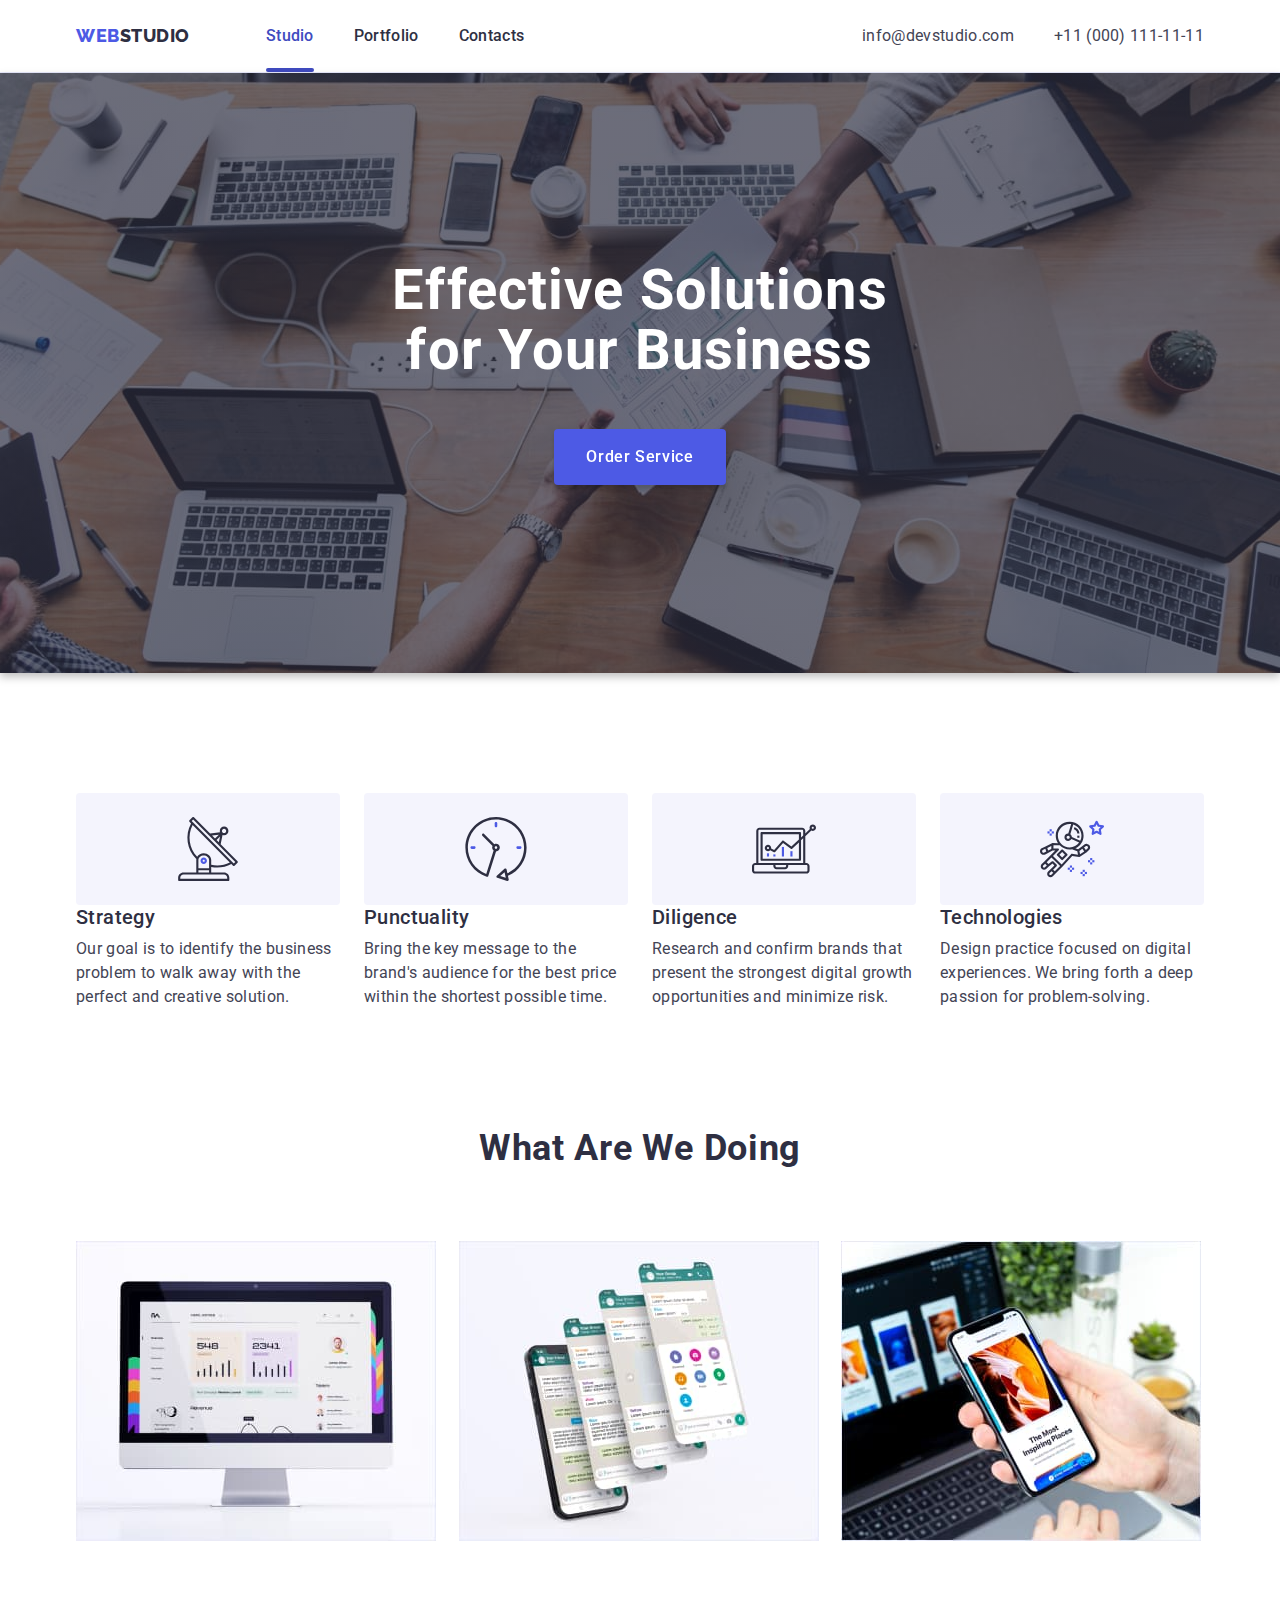
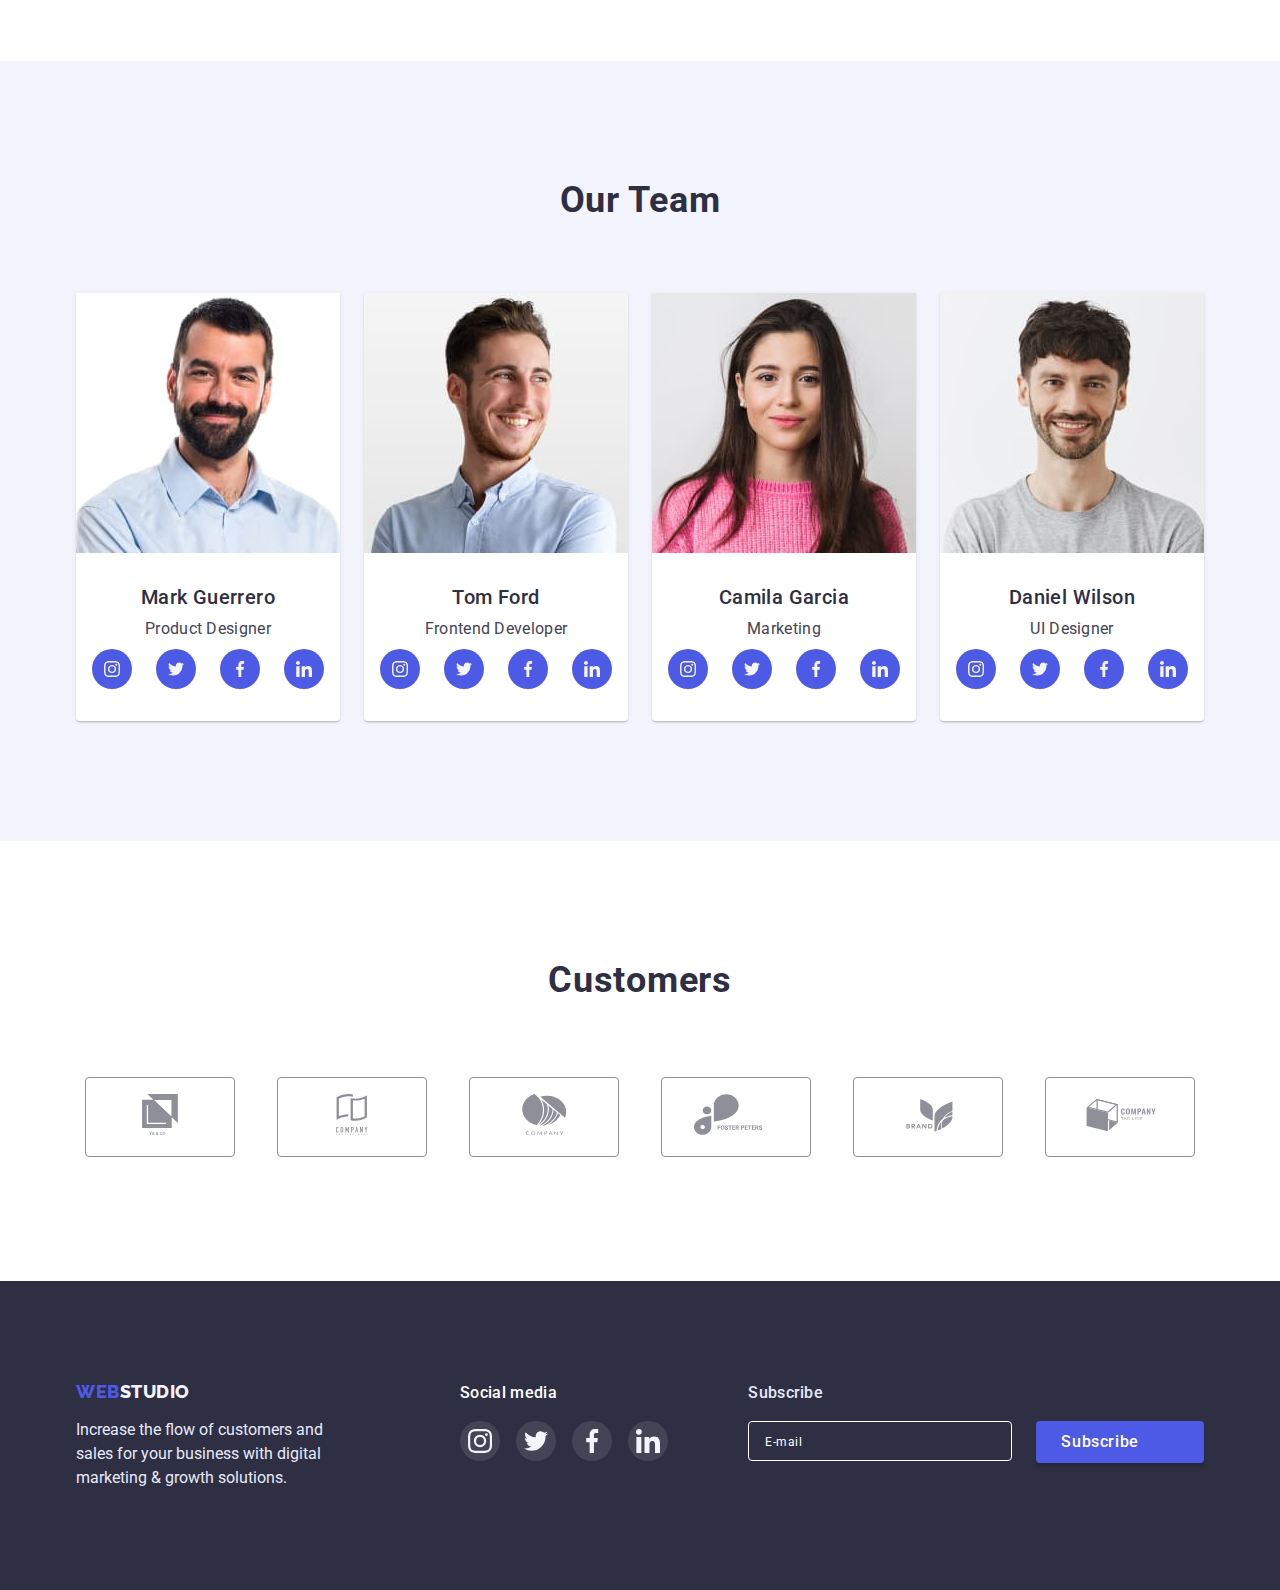
<file: index.html>
<!DOCTYPE html>
<html lang="en">

<head>
    <meta charset="UTF-8">
    <meta http-equiv="X-UA-Compatible" content="IE=edge">
    <meta name="viewport" content="width=device-width, initial-scale=1.0">
    <title>WebStudio</title>
    <link rel="preconnect" href="https://fonts.googleapis.com">
    <link rel="preconnect" href="https://fonts.gstatic.com" crossorigin>
    <link href="https://fonts.googleapis.com/css2?family=Raleway:wght@800&family=Roboto:wght@400;500;700&display=swap"
        rel="stylesheet">
    <link rel="stylesheet" href="https://cdn.jsdelivr.net/npm/modern-normalize@1.1.0/modern-normalize.min.css">
    <link rel="stylesheet" href="./css/styles.css">
</head>

<body>

    <header class="header">

        <div class="container header-con">

            <nav class="header-nav">

                <a class="header-logo-web logo link" href="./index.html">Web<span
                        class="header-logo-studio logo link">Studio</span></a>
                <ul class="header-list list">
                    <li class="header-item">
                        <a class="header-link link current" href="./index.html">Studio</a>
                    </li>
                    <li class="header-item">
                        <a class="header-link link" href="./portfolio.html">Portfolio</a>
                    </li>
                    <li class="header-item">
                        <a class="header-link link" href="">Contacts</a>
                    </li>
                </ul>

            </nav>

            <address class="address">
                <ul class="address-list list">
                    <li class="item"> <a class="contact link" href="mailto:info@devstudio.com">info@devstudio.com</a>
                    </li>
                    <li class="item"> <a class="contact link" href="tel:+110001111111">+11 (000) 111-11-11</a>
                    </li>
                </ul>
            </address>

        </div>


    </header>


    <main>

        <section class="hero overlay">
            <div class="container">
                <h1 class="hero-title">Effective Solutions
                    for Your Business</h1>
                <button data-modal-open class="btn button-dark hero-btn" type="button">Order Service</button>
            </div>


        </section>

        <section class="features">
            <div class="container">
                <h2 class="features-title-hidden" hidden>Proposition</h2>
                <ul class="features-list list">
                    <li class="features-item icon-strategy">
                        <h3 class="section-title">Strategy</h3>
                        <p class="section-text">Our goal is to identify the business
                            problem to walk away with the perfect and creative solution. </p>
                    </li>
                    <li class="features-item icon-punctuality">
                        <h3 class="section-title">Punctuality</h3>
                        <p class="section-text">Bring the key message to the brand's audience for the best price within
                            the shortest possible time.</p>
                    </li>
                    <li class="features-item icon-diligence">
                        <h3 class="section-title">Diligence</h3>
                        <p class="section-text">Research and confirm brands that present the strongest digital growth
                            opportunities and minimize risk.</p>
                    </li>
                    <li class="features-item icon-technologies">
                        <h3 class="section-title">Technologies</h3>
                        <p class="section-text">Design practice focused on digital experiences. We bring forth a deep
                            passion for problem-solving.</p>
                    </li>
                </ul>
            </div>
        </section>

        <section class="work">
            <div class="container">
                <h2 class="work-title">What are we doing</h2>
                <ul class="work-list list">
                    <li class="work-item"><img src="./images/work/photo1.jpg" width="360" height="300" alt="photo"></li>
                    <li class="work-item"><img src="./images/work/photo2.jpg" width="360" height="300" alt="photo"></li>
                    <li class="work-item"><img src="./images/work/photo3.jpg" width="360" height="300" alt="photo"></li>
                </ul>
            </div>
        </section>

        <section class="team">
            <div class="container">
                <h2 class="team-main-title">Our Team</h2>
                <ul class="team-list list">
                    <li class="team-item">
                        <img src="./images/team/mark-guerrero.jpg" width="264" height="260" alt="photo">
                        <div class="team-photo">
                            <h3 class="section-title">Mark Guerrero</h3>
                            <p class="section-text">Product Designer</p>
                            <ul class="team-soc-list list">
                                <li class="team-soc-item"><a href="" class="team-soc-link link">
                                        <svg width="16" height="16" class="team-soc-icon">
                                            <use href="./images/icons/icons.svg#icon-instagram"></use>
                                        </svg>
                                    </a></li>
                                <li class="team-soc-item"><a href="" class="team-soc-link link">
                                        <svg width="16" height="16" class="team-soc-icon">
                                            <use href="./images/icons/icons.svg#icon-twitter"></use>
                                        </svg>
                                    </a></li>
                                <li class="team-soc-item"><a href="" class="team-soc-link link">
                                        <svg width="16" height="16" class="team-soc-icon">
                                            <use href="./images/icons/icons.svg#icon-facebook"></use>
                                        </svg>
                                    </a></li>
                                <li class="team-soc-item"><a href="" class="team-soc-link link">
                                        <svg width="16" height="16" class="team-soc-icon">
                                            <use href="./images/icons/icons.svg#icon-linkedin"></use>
                                        </svg>
                                    </a></li>
                            </ul>
                        </div>
                    </li>
                    <li class="team-item">
                        <img src="./images/team/tom-ford.jpg" width="264" height="260" alt="photo">
                        <div class="team-photo">
                            <h3 class="section-title">Tom Ford</h3>
                            <p class="section-text">Frontend Developer</p>
                            <ul class="team-soc-list list">
                                <li class="team-soc-item"><a href="" class="team-soc-link link">
                                        <svg width="16" height="16" class="team-soc-icon">
                                            <use href="./images/icons/icons.svg#icon-instagram"></use>
                                        </svg>
                                    </a></li>
                                <li class="team-soc-item"><a href="" class="team-soc-link link">
                                        <svg width="16" height="16" class="team-soc-icon">
                                            <use href="./images/icons/icons.svg#icon-twitter"></use>
                                        </svg>
                                    </a></li>
                                <li class="team-soc-item"><a href="" class="team-soc-link link">
                                        <svg width="16" height="16" class="team-soc-icon">
                                            <use href="./images/icons/icons.svg#icon-facebook"></use>
                                        </svg>
                                    </a></li>
                                <li class="team-soc-item"><a href="" class="team-soc-link link">
                                        <svg width="16" height="16" class="team-soc-icon">
                                            <use href="./images/icons/icons.svg#icon-linkedin"></use>
                                        </svg>
                                    </a></li>
                            </ul>

                        </div>
                    </li>
                    <li class="team-item">
                        <img src="./images/team/camila-garcia.jpg" width="264" height="260" alt="photo">
                        <div class="team-photo">
                            <h3 class="section-title">Camila Garcia</h3>
                            <p class="section-text">Marketing</p>
                            <ul class="team-soc-list list">
                                <li class="team-soc-item"><a href="" class="team-soc-link link">
                                        <svg width="16" height="16" class="team-soc-icon">
                                            <use href="./images/icons/icons.svg#icon-instagram"></use>
                                        </svg>
                                    </a></li>
                                <li class="team-soc-item"><a href="" class="team-soc-link link">
                                        <svg width="16" height="16" class="team-soc-icon">
                                            <use href="./images/icons/icons.svg#icon-twitter"></use>
                                        </svg>
                                    </a></li>
                                <li class="team-soc-item"><a href="" class="team-soc-link link">
                                        <svg width="16" height="16" class="team-soc-icon">
                                            <use href="./images/icons/icons.svg#icon-facebook"></use>
                                        </svg>
                                    </a></li>
                                <li class="team-soc-item"><a href="" class="team-soc-link link">
                                        <svg width="16" height="16" class="team-soc-icon">
                                            <use href="./images/icons/icons.svg#icon-linkedin"></use>
                                        </svg>
                                    </a></li>
                            </ul>
                        </div>
                    </li>
                    <li class="team-item">
                        <img src="./images/team/daniel-wilson.jpg" width="264" height="260" alt="photo">
                        <div class="team-photo">
                            <h3 class="section-title">Daniel Wilson</h3>
                            <p class="section-text">UI Designer</p>
                            <ul class="team-soc-list list">
                                <li class="team-soc-item"><a href="" class="team-soc-link link">
                                        <svg width="16" height="16" class="team-soc-icon">
                                            <use href="./images/icons/icons.svg#icon-instagram"></use>
                                        </svg>
                                    </a></li>
                                <li class="team-soc-item"><a href="" class="team-soc-link link">
                                        <svg width="16" height="16" class="team-soc-icon">
                                            <use href="./images/icons/icons.svg#icon-twitter"></use>
                                        </svg>
                                    </a></li>
                                <li class="team-soc-item"><a href="" class="team-soc-link link">
                                        <svg width="16" height="16" class="team-soc-icon">
                                            <use href="./images/icons/icons.svg#icon-facebook"></use>
                                        </svg>
                                    </a></li>
                                <li class="team-soc-item"><a href="" class="team-soc-link link">
                                        <svg width="16" height="16" class="team-soc-icon">
                                            <use href="./images/icons/icons.svg#icon-linkedin"></use>
                                        </svg>
                                    </a></li>
                            </ul>
                        </div>
                    </li>
                </ul>
            </div>
        </section>
        <section class="customers">
            <div class="container">
                <h2 class="customers-title">Customers</h2>
                <ul class="customers-list list">
                    <li class="customers-item"><a href="" class="customers-link link">
                            <svg width="84" height="41" class="customers-icon">
                                <use href="./images/icons/icons.svg#icon-yaco"></use>
                            </svg>
                        </a></li>
                    <li class="customers-item"><a href="" class="customers-link link">
                            <svg width="84" height="41" class="customers-icon">
                                <use href="./images/icons/icons.svg#icon-company-tlh"></use>
                            </svg>
                        </a></li>
                    <li class="customers-item"><a href="" class="customers-link link">
                            <svg width="84" height="41" class="customers-icon">
                                <use href="./images/icons/icons.svg#icon-company"></use>
                            </svg>
                        </a></li>
                    <li class="customers-item"><a href="" class="customers-link link">
                            <svg width="84" height="41" class="customers-icon">
                                <use href="./images/icons/icons.svg#icon-foster-peters"></use>
                            </svg>
                        </a></li>
                    <li class="customers-item"><a href="" class="customers-link link">
                            <svg width="84" height="41" class="customers-icon">
                                <use href="./images/icons/icons.svg#icon-brand"></use>
                            </svg>
                        </a></li>
                    <li class="customers-item"><a href="" class="customers-link link">
                            <svg width="84" height="41" class="customers-icon">
                                <use href="./images/icons/icons.svg#icon-company-tl"></use>
                            </svg>
                        </a></li>
                </ul>
            </div>
        </section>
    </main>

    <footer class="footer">
        <div class="container footer-con">
            <div class="left-part">
                <a class="footer-logo-web logo link" href="./index.html">Web<span
                        class="footer-logo-studio logo link">Studio</span></a>
                <p class="footer-text">Increase the flow of customers and sales for your business with digital marketing
                    &
                    growth solutions.</p>
            </div>
            <div class="soc-media">
                <h2 class="media-title">Social media</h2>
                <ul class="media-soc-list list">
                    <li class="media-soc-item"><a href="" class="media-soc-link link">
                            <svg width="24" height="24" class="media-soc-icon">
                                <use href="./images/icons/icons.svg#icon-instagram"></use>
                            </svg>
                        </a></li>
                    <li class="media-soc-item"><a href="" class="media-soc-link link">
                            <svg width="24" height="24" class="media-soc-icon">
                                <use href="./images/icons/icons.svg#icon-twitter"></use>
                            </svg>
                        </a></li>
                    <li class="media-soc-item"><a href="" class="media-soc-link link">
                            <svg width="24" height="24" class="media-soc-icon">
                                <use href="./images/icons/icons.svg#icon-facebook"></use>
                            </svg>
                        </a></li>
                    <li class="media-soc-item"><a href="" class="media-soc-link link">
                            <svg width="24" height="24" class="media-soc-icon">
                                <use href="./images/icons/icons.svg#icon-linkedin"></use>
                            </svg>
                        </a></li>
                </ul>

            </div>
            <div class="subscribe">
                <p class="footer-text footer-text-subscribe">Subscribe</p>
                <form class="subscribe-form">
                    <label>
                        <input class="subscribe-field" type="email" name="mail" placeholder="E-mail">
                    </label>
                    <button class="button button-dark btn" type="submit">Subscribe
                        <svg width="24" height="24" class="subscribe-icon">
                            <use href="./images/icons/icons.svg#subscribe"></use>
                        </svg>
                    </button>
                </form>
            </div>
        </div>
    </footer>

    <div class="backdrop is-hidden" data-modal>
        <div class="modal">
            <button class="button-close" data-modal-close>
                <svg class="btn-close">
                    <use href="./images/icons/icons.svg#cross"></use>
                </svg>
            </button>
            <form class="modal-form">
                <p class="form-direction">Leave your contacts and we will call you back</p>
                <label class="form-label">
                    <span class="label-description">Name</span>
                    <span class="input-wrapper-box">
                        <input class="form-input" type="text" name="user-name" required>
                        <svg class="form-icon">
                            <use href="./images/icons/icons.svg#name-icon"></use>
                        </svg>
                    </span>
                </label>
                <label class="form-label">
                    <span class="label-description">Phone</span>
                    <span class="input-wrapper-box">
                        <input class="form-input" type="tel" name="user-phone" required>
                        <svg class="form-icon">
                            <use href="./images/icons/icons.svg#phone-icon"></use>
                        </svg>
                    </span>
                </label>
                <label class="form-label">
                    <span class="label-description">Email</span>
                    <span class="input-wrapper-box">
                        <input class="form-input" type="email" name="user-mail" required>
                        <svg class="form-icon">
                            <use href="./images/icons/icons.svg#email-icon"></use>
                        </svg>
                    </span>
                </label>
                <label class="form-label">
                    <span class="label-description">Comment</span>
                    <textarea class="form-input-area" name="user-message" placeholder="Text input"></textarea>
                </label>
                <label class="form-policy-description" for="user-policy">
                    <input class="form-input-check visually-hidden" id="user-policy" type="checkbox" name="user-policy">
                    <span class="pseudo-checkbox">
                        <svg class="check-mark">
                            <use href="./images/icons/icons.svg#check-mark"></use>
                        </svg>
                    </span>
                    I accept the terms and conditions of the &nbsp;<a href="">Privacy Policy</a>
                </label>
                <button class="button button-dark" type="submit">Send</button>
            </form>
        </div>
    </div>

    <script src="./js/modal.js"></script>
</body>

</html>
</file>
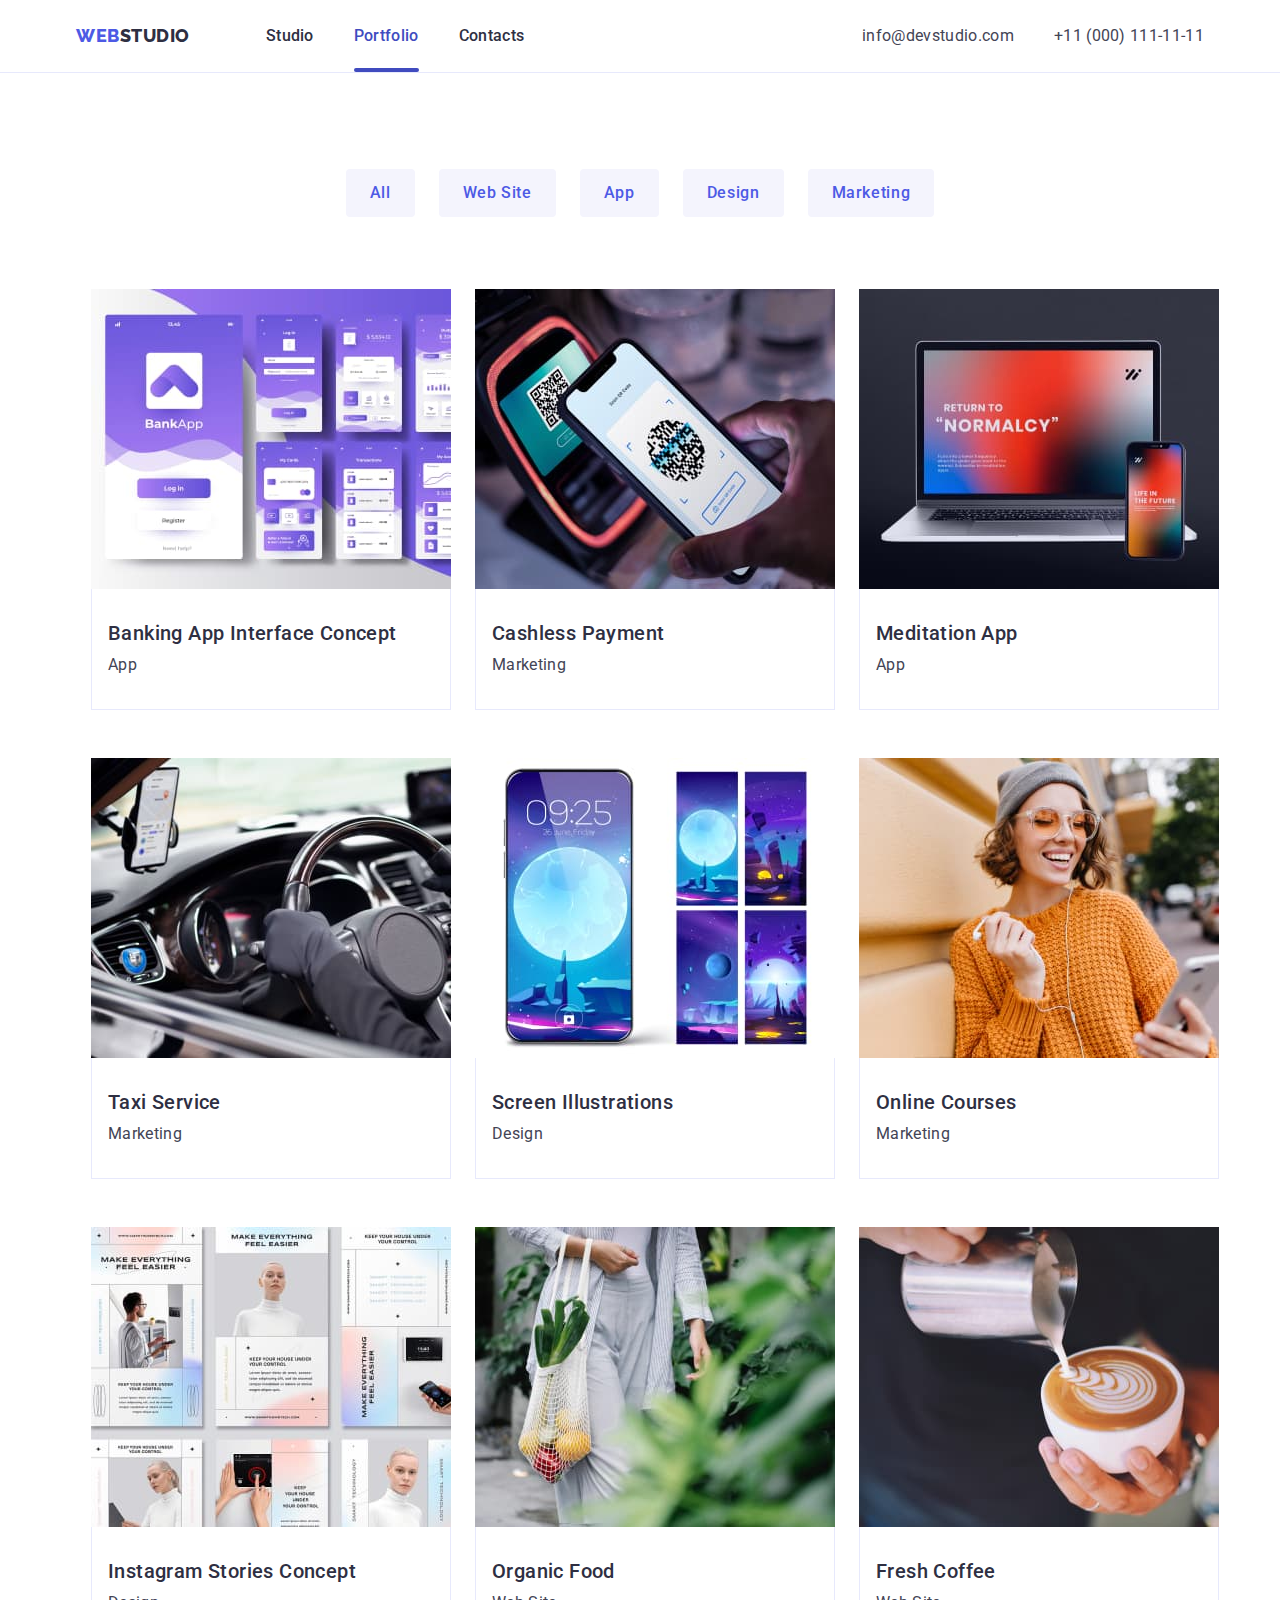
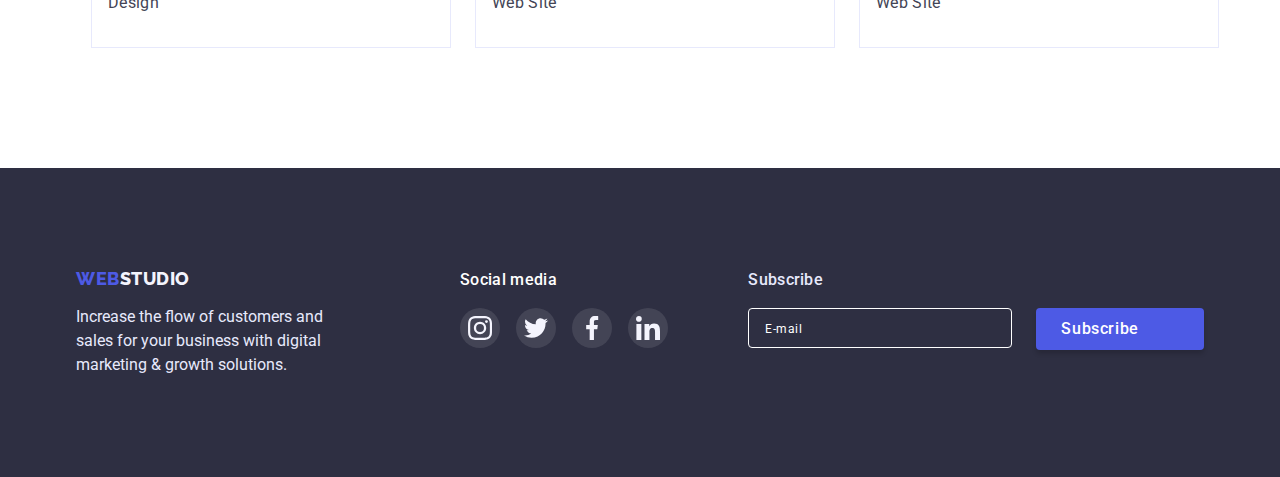
<file: portfolio.html>
<!DOCTYPE html>
<html lang="en">

<head>
    <meta charset="UTF-8">
    <meta http-equiv="X-UA-Compatible" content="IE=edge">
    <meta name="viewport" content="width=device-width, initial-scale=1.0">
    <title>WebStudio</title>
    <link rel="preconnect" href="https://fonts.googleapis.com">
    <link rel="preconnect" href="https://fonts.gstatic.com" crossorigin>
    <link href="https://fonts.googleapis.com/css2?family=Raleway:wght@800&family=Roboto:wght@400;500;700&display=swap"
        rel="stylesheet">
    <link rel="stylesheet" href="https://cdn.jsdelivr.net/npm/modern-normalize@1.1.0/modern-normalize.min.css" />
    <link rel="stylesheet" href="./css/styles.css">
</head>

<body>
    <header class="header">

        <div class="container header-con">

            <nav class="header-nav">

                <a class="header-logo-web logo link" href="./index.html">Web<span
                        class="header-logo-studio logo link">Studio</span></a>
                <ul class="header-list list">
                    <li class="header-item">
                        <a class="header-link link" href="./index.html">Studio</a>
                    </li>
                    <li class="header-item">
                        <a class="header-link link current" href="./portfolio.html">Portfolio</a>
                    </li>
                    <li class="header-item">
                        <a class="header-link link" href="">Contacts</a>
                    </li>
                </ul>

            </nav>

            <address class="address">
                <ul class="address-list list">
                    <li class="item"> <a class="contact link" href="mailto:info@devstudio.com">info@devstudio.com</a>
                    </li>
                    <li class="item"> <a class="contact link" href="tel:+110001111111">+11 (000) 111-11-11</a>
                    </li>
                </ul>
            </address>

        </div>

    </header>


    <main>

        <section class="portfolio">
            <div class="container flex-cont">
                <h1 class="main-title" hidden>Filter</h1>
                <ul class="buttons-list list">
                    <li class="buttons-item item"><button class="btn portfolio-btn" type="button">All</button></li>
                    <li class="buttons-item item"><button class="btn portfolio-btn" type="button">Web Site</button></li>
                    <li class="buttons-item item"><button class="btn portfolio-btn" type="button">App</button></li>
                    <li class="buttons-item item"><button class="btn portfolio-btn" type="button">Design</button></li>
                    <li class="buttons-item item"><button class="btn portfolio-btn" type="button">Marketing</button>
                    </li>
                </ul>
                <ul class="container portfolio-list list">
                    <li class="portfolio-item ">
                        <a class="link portfolio-link" href="">
                            <div class="product-thumb">
                                <img src="./images/portfolio-photo/photo1.jpg" width="360" height="300"
                                    alt="Banking App">
                                <div class="portfolio-overlay">
                                    <p class="overlay-text">
                                        14 Stylish and User-Friendly App Design Concepts · Task Manager App · Calorie
                                        Tracker App · Exotic Fruit Ecommerce App ·
                                        Cloud Storage App
                                    </p>
                                </div>
                            </div>
                            <div class="card-text">
                                <h2 class="section-title">Banking App Interface Concept</h2>
                                <p class="section-text">App</p>
                            </div>
                        </a>
                    </li>
                    <li class="portfolio-item">
                        <a class="link portfolio-link" href="">
                            <div class="product-thumb">
                                <img src="./images/portfolio-photo/photo2.jpg" width="360" height="300"
                                    alt="Cashless Payment">
                                <div class="portfolio-overlay">
                                    <p class="overlay-text">
                                        14 Stylish and User-Friendly App Design Concepts · Task Manager App · Calorie
                                        Tracker App · Exotic Fruit Ecommerce App ·
                                        Cloud Storage App
                                    </p>
                                </div>
                            </div>
                            <div class="card-text">
                                <h2 class="section-title">Cashless Payment</h2>
                                <p class="section-text">Marketing</p>
                            </div>
                        </a>
                    </li>
                    <li class="portfolio-item">
                        <a class="link portfolio-link" href="">
                            <div class="product-thumb">
                                <img src="./images/portfolio-photo/photo3.jpg" width="360" height="300"
                                    alt="Meditation App">
                                <div class="portfolio-overlay">
                                    <p class="overlay-text">
                                        14 Stylish and User-Friendly App Design Concepts · Task Manager App · Calorie
                                        Tracker App · Exotic Fruit Ecommerce App ·
                                        Cloud Storage App
                                    </p>
                                </div>
                            </div>
                            <div class="card-text">
                                <h2 class="section-title">Meditation App</h2>
                                <p class="section-text">App</p>
                            </div>
                        </a>
                    </li>
                    <li class="portfolio-item">
                        <a class="link portfolio-link" href="">
                            <div class="product-thumb">
                                <img src="./images/portfolio-photo/photo4.jpg" width="360" height="300"
                                    alt="Taxi Service">
                                <div class="portfolio-overlay">
                                    <p class="overlay-text">
                                        14 Stylish and User-Friendly App Design Concepts · Task Manager App · Calorie
                                        Tracker App · Exotic Fruit Ecommerce App ·
                                        Cloud Storage App
                                    </p>
                                </div>
                            </div>
                            <div class="card-text">
                                <h2 class="section-title">Taxi Service</h2>
                                <p class="section-text">Marketing</p>
                            </div>
                        </a>

                    </li>
                    <li class="portfolio-item">
                        <a class="link portfolio-link" href="">
                            <div class="product-thumb">
                                <img src="./images/portfolio-photo/photo5.jpg" width="360" height="300"
                                    alt="Screen Illustrations">
                                <div class="portfolio-overlay">
                                    <p class="overlay-text">
                                        14 Stylish and User-Friendly App Design Concepts · Task Manager App · Calorie
                                        Tracker App · Exotic Fruit Ecommerce App ·
                                        Cloud Storage App
                                    </p>
                                </div>
                            </div>
                            <div class="card-text">
                                <h2 class="section-title">Screen Illustrations</h2>
                                <p class="section-text">Design</p>
                            </div>
                        </a>
                    </li>
                    <li class="portfolio-item">
                        <a class="link portfolio-link" href="">
                            <div class="product-thumb">
                                <img src="./images/portfolio-photo/photo6.jpg" width="360" height="300"
                                    alt="Online Courses">
                                <div class="portfolio-overlay">
                                    <p class="overlay-text">
                                        14 Stylish and User-Friendly App Design Concepts · Task Manager App · Calorie
                                        Tracker App · Exotic Fruit Ecommerce App ·
                                        Cloud Storage App
                                    </p>
                                </div>
                            </div>
                            <div class="card-text">
                                <h2 class="section-title">Online Courses</h2>
                                <p class="section-text">Marketing</p>
                            </div>
                        </a>
                    </li>
                    <li class="portfolio-item">
                        <a class="link portfolio-link" href="">
                            <div class="product-thumb">
                                <img src="./images/portfolio-photo/photo7.jpg" width="360" height="300"
                                    alt="Instagram Stories">
                                <div class="portfolio-overlay">
                                    <p class="overlay-text">
                                        14 Stylish and User-Friendly App Design Concepts · Task Manager App · Calorie
                                        Tracker App · Exotic Fruit Ecommerce App ·
                                        Cloud Storage App
                                    </p>
                                </div>
                            </div>
                            <div class="card-text">
                                <h2 class="section-title">Instagram Stories Concept</h2>
                                <p class="section-text">Design</p>
                            </div>
                        </a>
                    </li>
                    <li class="portfolio-item">
                        <a class="link portfolio-link" href="">
                            <div class="product-thumb">
                                <img src="./images/portfolio-photo/photo8.jpg" width="360" height="300"
                                    alt="Organic Food">
                                <div class="portfolio-overlay">
                                    <p class="overlay-text">
                                        14 Stylish and User-Friendly App Design Concepts · Task Manager App · Calorie
                                        Tracker App · Exotic Fruit Ecommerce App ·
                                        Cloud Storage App
                                    </p>
                                </div>
                            </div>
                            <div class="card-text">
                                <h2 class="section-title">Organic Food</h2>
                                <p class="section-text">Web Site</p>
                            </div>
                        </a>
                    </li>
                    <li class="portfolio-item">
                        <a class="link portfolio-link" href="">
                            <div class="product-thumb">
                                <img src="./images/portfolio-photo/photo9.jpg" width="360" height="300"
                                    alt="Fresh Coffee">
                                <div class="portfolio-overlay">
                                    <p class="overlay-text">
                                        14 Stylish and User-Friendly App Design Concepts · Task Manager App · Calorie
                                        Tracker App · Exotic Fruit Ecommerce App ·
                                        Cloud Storage App
                                    </p>
                                </div>
                            </div>
                            <div class="card-text">
                                <h2 class="section-title">Fresh Coffee</h2>
                                <p class="section-text">Web Site</p>
                            </div>
                        </a>
                    </li>
                </ul>
            </div>
        </section>
    </main>

    <footer class="footer">
        <div class="container footer-con">
            <div class="left-part">
                <a class="footer-logo-web logo link" href="./index.html">Web<span
                        class="footer-logo-studio logo link">Studio</span></a>
                <p class="footer-text">Increase the flow of customers and sales for your business with digital marketing
                    &
                    growth solutions.</p>
            </div>
            <div class="soc-media">
                <h2 class="media-title">Social media</h2>
                <ul class="media-soc-list list">
                    <li class="media-soc-item"><a href="" class="media-soc-link link">
                            <svg width="24" height="24" class="media-soc-icon">
                                <use href="./images/icons/icons.svg#icon-instagram"></use>
                            </svg>
                        </a></li>
                    <li class="media-soc-item"><a href="" class="media-soc-link link">
                            <svg width="24" height="24" class="media-soc-icon">
                                <use href="./images/icons/icons.svg#icon-twitter"></use>
                            </svg>
                        </a></li>
                    <li class="media-soc-item"><a href="" class="media-soc-link link">
                            <svg width="24" height="24" class="media-soc-icon">
                                <use href="./images/icons/icons.svg#icon-facebook"></use>
                            </svg>
                        </a></li>
                    <li class="media-soc-item"><a href="" class="media-soc-link link">
                            <svg width="24" height="24" class="media-soc-icon">
                                <use href="./images/icons/icons.svg#icon-linkedin"></use>
                            </svg>
                        </a></li>
                </ul>

            </div>
            <div class="subscribe">
                <p class="footer-text footer-text-subscribe">Subscribe</p>
                <form class="subscribe-form">
                    <label>
                        <input class="subscribe-field" type="email" name="mail" placeholder="E-mail">
                    </label>
                    <button class="button button-dark btn" type="submit">Subscribe
                        <svg width="24" height="24" class="subscribe-icon">
                            <use href="./images/icons/icons.svg#subscribe"></use>
                        </svg>
                    </button>
                </form>
            </div>
        </div>
    </footer>

</body>

</html>
</file>
<file: css/styles.css>
:root {
    --main-title-color: #ffffff;
    --second-title-color: #2E2F42;
    --text-color: #434455;
    --adrress-color: #434455;
    --logo-web-color: #4D5AE5;
    --btn-hover: #404BBF;
    --customer-color: #8E8F99;
    --icon-color: #F4F4FD;
    --portfolio-bgc: #4D5AE5;
    --underline: #404BBF;
    --timing-function: cubic-bezier(0.4, 0, 0.2, 1);
    --pressed-state: #404BBF;
    --accent: #E7E9FC;
    --primary-clr: #FFFFFF;
    --primary-brand: #4D5AE5;
    --pressed-state: #404BBF;
    --dark: #2E2F42;
    --dark-overlay: rgba(46, 47, 66, 0.7);
    --modal-overlay: rgba(46, 47, 66, 0.4);
    --modal-bcg: #FCFCFC;
    --text: #434455;
    --light: #F4F4FD;
    --accent: #E7E9FC;
    --light-slate: #8E8F99;
    --footer-hover: #31D0AA;
}

.logo {
    font-family: 'Raleway', sans-serif;
    font-weight: 800;
    font-size: 18px;
    line-height: 1.17;
    letter-spacing: 0.03em;
    text-transform: uppercase;
}

body {
    font-family: 'Roboto', sans-serif;
    color: #434455;
}

.container {
    width: 1158px;
    padding-left: 15px;
    padding-right: 15px;
    margin: 0 auto;
}

ul {
    padding-left: 0;
    margin: 0;
}

.link {
    text-decoration: none;
}

.btn {
    font-family: inherit;
    font-weight: 500;
    font-size: 16px;
    line-height: 1.5;
    letter-spacing: 0.04em;
    text-transform: uppercase;
    border-radius: 4px;

    cursor: pointer;

    transition: background-color 250ms var(--timing-function),
        color 250ms var(--timing-function);
}

.button {
    padding: 16px 32px;

    font-family: 'Roboto';
    font-weight: 500;
    font-size: 16px;
    line-height: 1.5;
    letter-spacing: 0.04em;
    cursor: pointer;
    border-radius: 4px;
}

.button-dark {
    background-color: var(--primary-brand);
    color: var(--primary-clr);
    box-shadow: 0px 4px 4px rgba(0, 0, 0, 0.15);
    border: 1px solid transparent;
    text-transform: none;
    transition: background-color 250ms var(--timing-function);
}

.button-dark:is(:hover, :focus) {
    background-color: var(--pressed-state);
}

.list {
    list-style: none;
}

address {
    font-style: normal
}

h1,
h2,
h3,
h4,
h5,
h6,
p {
    margin: 0;
}

img {
    display: block;
    max-width: 100%;
    height: auto;
}


/**----------------------HEADER---------------------*/

.header {
    border-bottom: 1px solid #E7E9FC;
}

.header-con {
    display: flex;
    align-items: center;
    justify-content: center;
}

.header-nav {
    display: flex;
    align-items: center;

}

.header-logo-web,
.footer-logo-web {
    color: var(--logo-web-color);
    margin-right: 76px;
}

.header-logo-studio {
    color: var(--second-title-color);
}

.header-list {
    display: flex;
    gap: 40px;
}



.header-item {}

.header-link {
    display: block;

    position: relative;

    padding-top: 24px;
    padding-bottom: 24px;

    font-weight: 500;
    font-size: 16px;
    line-height: 1.5;
    letter-spacing: 0.02em;
    color: var(--second-title-color);

    transition: color 250ms var(--timing-function);

}

.header-link:is(:hover, :focus) {
    color: var(--btn-hover);
}

.current {
    color: var(--btn-hover);
}

.header-link::after {
    content: "";

    position: absolute;
    left: 0;
    bottom: 0;

    display: block;
    width: 100%;
    height: 4px;
    background-color: var(--underline);
    border-radius: 2px;
    opacity: 0;

    transition: opacity 250ms var(--timing-function);
}

.header-link:is(:hover, :focus):after {
    opacity: 1;
}

.header-link.current:after {
    opacity: 1;
}

.address {
    margin-left: auto;
}

.address-list {
    display: flex;

}

.address-list .item+.item {
    margin-left: 40px;
}

.contact {
    font-size: 16px;
    line-height: 1.5;
    letter-spacing: 0.02em;
    color: var(--adrress-color);

    transition: color 250ms var(--timing-function);
}

.contact:is(:hover, :focus) {
    color: var(--btn-hover);
}

/**----------------------HERO---------------------*/


.hero {

    text-align: center;
    margin-left: auto;
    margin-right: auto;
    padding: 188px 0;
}

.overlay {
    display: block;
    content: "";
    max-width: 1440px;
    height: 600px;
    margin-left: auto;
    margin-right: auto;
    background-repeat: no-repeat;
    background-position: center;
    background-size: cover;
    background-image: linear-gradient(rgba(46, 47, 66, 0.7), rgba(46, 47, 66, 0.7)),
        url(../images/hero/people-office.jpg);
    filter: drop-shadow(0px 4px 4px rgba(0, 0, 0, 0.25));

}

.hero-title {
    max-width: 496px;
    margin-left: auto;
    margin-right: auto;
    margin-bottom: 48px;
    font-size: 56px;
    line-height: 1.07;
    letter-spacing: 0.02em;
    color: var(--main-title-color);
}

.hero-btn {
    display: inline-flex;
    border: transparent;
    padding: 16px 32px;
    text-transform: none;
    color: #ffffff;
    background-color: #4D5AE5;
}

.hero-btn:is(:hover, :focus) {
    background-color: var(--btn-hover);
}

.visually-hidden {
    position: absolute;
    width: 1px;
    height: 1px;
    margin: -1px;
    border: 0;
    padding: 0;

    white-space: nowrap;
    clip-path: inset(100%);
    clip: rect(0 0 0 0);
    overflow: hidden;
}

/**----------------------FEATURES---------------------*/

.features {
    padding: 120px 0;
}

.features-title-hidden {
    text-align: center
}

.features-list {
    display: flex;
    flex-wrap: wrap;
    gap: 24px;
}

.features-list {}

.features-item {
    flex-basis: calc((100% - 3 * 24px)/4);
}

.features-item::before {
    display: block;
    content: "";
    height: 112px;
    background-size: auto;
    background-repeat: no-repeat;
    background-position: center;
    background-color: var(--icon-color);
    border-radius: 4px;
}

.icon-strategy::before {

    background-image: url(../images/icons/antenna.svg);
}

.icon-punctuality::before {

    background-image: url(../images/icons/clock.svg);
}

.icon-diligence::before {

    background-image: url(../images/icons/diagram.svg);
}

.icon-technologies::before {

    background-image: url(../images/icons/astronaut.svg);
}

.section-title {
    font-weight: 500;
    font-size: 20px;
    line-height: 1.2;
    letter-spacing: 0.02em;
    color: var(--second-title-color);
}

.section-text {
    font-size: 16px;
    line-height: 1.5;
    letter-spacing: 0.02em;
    color: var(--text-color);
    margin-top: 8px;
}

/**----------------------WORK---------------------*/

.work {
    padding-bottom: 120px;
}

.work-title {
    margin-bottom: 72px;
    font-size: 36px;
    line-height: 1.11;
    letter-spacing: 0.02em;
    color: var(--second-title-color);
}

.work-title {
    text-align: center
}

.work-title {
    text-transform: capitalize
}

.work-list {
    display: flex;
    flex-wrap: wrap;
    gap: 20px;
}

.work-item {
    flex-basis: calc((100% - 40px)/3);
}

/**----------------------TEAM---------------------*/

.team {

    padding-top: 120px;
    padding-bottom: 120px;
    margin-left: auto;
    margin-right: auto;


    background-color: #F4F4FD;
}

.team-main-title {
    font-size: 36px;
    line-height: 1.11;
    letter-spacing: 0.02em;
    color: var(--second-title-color);

    padding-bottom: 72px;
}

.team-main-title {
    text-align: center
}

.team-main-title {
    text-transform: capitalize
}

.team-list {
    display: flex;
    flex-wrap: wrap;
    gap: 24px;
}

.team-item {
    flex-basis: calc((100% - 3 * 24px)/4);
    background: #FFFFFF;
    border-radius: 0px 0px 4px 4px;
    box-shadow: 0px 1px 6px rgba(46, 47, 66, 0.08), 0px 1px 1px rgba(46, 47, 66, 0.16), 0px 2px 1px rgba(46, 47, 66, 0.08);
    overflow: hidden;
}

.team-photo {
    display: flex;
    flex-direction: column;
    justify-content: center;
    align-items: center;
    background-color: #ffffff;
    padding: 32px 16px;
    /*margin-bottom: 8px;*/
}

.section-text {}

.team-soc-list {
    display: flex;
    justify-content: center;
    gap: 24px;
    padding-top: 8px;
}

.team-soc-item {
    width: 40px;
    height: 40px;
}

.team-soc-link {
    width: 100%;
    height: 100%;
    border-radius: 50%;
    background-color: #4D5AE5;
    display: flex;
    align-items: center;
    justify-content: center;

    transition: background-color 250ms var(--timing-function);
}

.team-soc-icon {
    fill: var(--icon-color);
}

.team-soc-link:is(:hover, :focus) {
    background-color: var(--btn-hover);
}


/**----------------------CUSTOMERS---------------------*/

.customers {
    padding-top: 120px;
    padding-bottom: 120px;
    margin-left: auto;
    margin-right: auto;
}

.customers-title {
    margin-bottom: 72px;
    font-size: 36px;
    line-height: 1.11;
    letter-spacing: 0.02em;
    color: var(--second-title-color);
}

.customers-title {
    text-align: center
}

.customers-title {
    text-transform: capitalize
}

.customers-list {
    display: flex;
    flex-wrap: wrap;
    gap: 24px;
}

.customers-item {
    display: block;
    content: "";
    height: 88px;
    background-size: auto;
    background-repeat: no-repeat;
    background-position: center;
    color: var(--customer-color);

    transition: color 250ms var(--timing-function);
}

.customers-item {
    flex-basis: calc((100% - 120px)/6);
    display: flex;
    align-items: center;
    justify-content: center;
}

.customers-item {
    cursor: pointer;
}

.customers-link {
    border: 1px solid var(--customer-color);
    box-sizing: border-box;
    border-radius: 4px;
    padding: 16px 32px;

}

.customers-icon {
    fill: var(--customer-color);

    transition: fill 250ms var(--timing-function);
}

.customers-link:is(:hover, :focus) {
    border: 1px solid var(--btn-hover);
}

.customers-link:hover .customers-icon {
    fill: var(--btn-hover);
}

.customers-link:focus .customers-icon {
    fill: var(--btn-hover);
}

/**----------------------FOOTER---------------------*/

.footer {
    display: flex;
    flex-wrap: wrap;
    align-content: center;
    flex-basis: auto;
    margin-left: auto;
    margin-right: auto;
    background-color: #2E2F42;
    padding-top: 100px;
    padding-bottom: 100px;
}

.footer-con {
    display: flex;
    align-items: baseline;
}

.left-part {
    display: inline-block;
    max-width: 264px;
    margin-right: 120px;
}

.footer-logo-web {
    margin-left: auto;
}

.footer-logo-studio {
    color: #F4F4FD;
}

.footer-text {
    font-size: 16px;
    line-height: 1.5;
    color: #E7E9FC;
    margin-top: 16px;
}

.soc-media {
    display: inline-block;
    /* max-width: 208px; */
    /* margin-right: 80px; */
}

.media-title {
    font-weight: 500;
    font-size: 16px;
    line-height: 1.5;
    letter-spacing: 0.02em;
    color: #FFFFFF;
}

.media-soc-list {
    display: flex;
    flex-wrap: wrap;
    gap: 16px;
    margin-top: 16px;
}

.media-soc-item {
    width: 40px;
    height: 40px;
}

.media-soc-icon {
    fill: var(--icon-color);
}

.media-soc-link {
    display: flex;
    align-items: center;
    justify-content: center;
    width: 100%;
    height: 100%;
    border-radius: 50%;
    background-color: rgba(255, 255, 255, 0.1);

    transition: background-color 250ms var(--timing-function);
}

.media-soc-link:is(:hover, :focus) {
    background-color: var(--footer-hover);
}

.subscribe{
    margin-left: auto;
}

.subscribe-form{
    display: flex;
}

.subscribe-field {
    outline: none;

    padding: 8px 16px;

    color: var(--primary-clr);
    border: 1px solid var(--primary-clr);
    background-color: transparent;
    border-radius: 4px;
    min-height: 40px;
    min-width: 264px;
}

.subscribe-field::placeholder {
    color: var(--primary-clr);
    font-size: 12px;
    line-height: 2;
    letter-spacing: 0.04em;
}

.footer-text-subscribe {
    margin-top: 0;
    margin-bottom: 16px;
    font-weight: 500;
    line-height: 1.5;
    letter-spacing: 0.02em;
}

.subscribe-form>.button {
    position: relative;

    padding: 8px 64px 8px 24px;
    margin-left: 24px;
}

.subscribe-icon {
    position: absolute;
    top: 8px;
    right: 24px;

    height: 24px;
    width: 24px;
    color: #ffffff;
}

/**----------------------PORTFOLIO---------------------*/

.portfolio {
    padding: 96px 0 120px 0;
}

.main-title {
    display: none;
}

.flex-cont {}

.buttons-list {
    display: flex;
    align-items: center;
    justify-content: center;
    text-align: center;
    margin-left: auto;
    margin-right: auto;
    margin-bottom: 72px;
}

.buttons-list .item+.item {
    margin-left: 24px;
}

.buttons-item {}

.portfolio-btn {
    display: flex;
    flex-direction: row;
    justify-content: center;
    align-items: center;
    border: transparent;
    text-transform: none;
    color: #4D5AE5;
    background-color: #F4F4FD;
    padding: 12px 24px;
}

.portfolio-btn:is(:hover, :focus) {
    color: #ffffff;
    background-color: #404BBF;
    box-shadow: 0px 3px 1px rgba(0, 0, 0, 0.1), 0px 2px 1px rgba(0, 0, 0, 0.08), 0px 2px 2px rgba(0, 0, 0, 0.12);
}

.portfolio-list {
    display: flex;
    flex-wrap: wrap;
    gap: 48px 24px;
}

.portfolio-item {
    flex-basis: calc((100% - 48px)/3);
}

.portfolio-link {}

.product-thumb {
    position: relative;
    overflow: hidden;
}

.portfolio-link:hover .overlay-text:focus {
    transition: transform 250ms var(--timing-function);
}

.portfolio-overlay {
    position: absolute;
    top: 0;
    left: 0;
    width: 100%;
    height: 100%;
    background-color: var(--portfolio-bgc);
    transform: translateY(+100%);
    transition: transform 250ms var(--timing-function);
}

.portfolio-item:is(:hover, :focus) {
    box-shadow: 0px 1px 6px rgba(46, 47, 66, 0.08), 0px 1px 1px rgba(46, 47, 66, 0.16), 0px 2px 1px rgba(46, 47, 66, 0.08);
    transition: transform 250ms var(--timing-function);
}

.portfolio-item:hover .portfolio-overlay {
    transform: translateY(0%);
    transition: transform 250ms var(--timing-function);
}

.portfolio-item:focus .portfolio-overlay {
    transform: translateY(0%);
    transition: transform 250ms var(--timing-function);
}

.portfolio-link:hover .portfolio-overlay {
    transform: translateY(0%);
    transition: transform 250ms var(--timing-function);
}

.portfolio-link:focus .portfolio-overlay {
    transform: translateY(0%);
    transition: transform 250ms var(--timing-function);
}

.overlay-text {
    font-size: 16px;
    line-height: 1.5;
    letter-spacing: 0.02em;
    color: #F4F4FD;

    padding: 40px 32px 164px 32px;
}

.section-title {}

.card-text {
    display: flex;
    flex-wrap: wrap;
    flex-direction: column;
    padding-top: 32px;
    padding-left: 16px;
    padding-bottom: 32px;
}

.card-text {
    border-left: 1px solid #E7E9FC;
    border-right: 1px solid #E7E9FC;
    border-bottom: 1px solid #E7E9FC;
}

.card-text:is(:hover, :focus) {
    border-left: 1px solid #F4F4FD;
    border-right: 1px solid #F4F4FD;
    border-bottom: 1px solid #F4F4FD;
}

/**----------------------MODAL---------------------*/

.backdrop {
    position: fixed;
    top: 0;
    left: 0;
    width: 100%;
    height: 100%;

    background-color: var(--modal-overlay);
    transition: opacity 250ms var(--timing-function), visibility 250ms var(--timing-function);
}

.backdrop.is-hidden {
    opacity: 0;
    visibility: hidden;
    pointer-events: none;
}

.backdrop.is-hidden .modal {
    transform: translate(-50%, -50%) scale(1.2);
}

.modal {
    position: absolute;
    top: 50%;
    left: 50%;
    transform: translate(-50%, -50%);
    transition: transform 250ms var(--timing-function);

    background: var(--modal-bcg);
    box-shadow: 0px 1px 1px rgba(0, 0, 0, 0.14), 0px 1px 3px rgba(0, 0, 0, 0.12), 0px 2px 1px rgba(0, 0, 0, 0.2);
    border-radius: 4px;

    max-width: 408px;
    width: 100%;

    padding: 72px 24px 24px;
}

.button-close {
    position: fixed;
    top: 24px;
    right: 24px;

    transition: background-color 250ms var(--timing-function), fill 250ms var(--timing-function);

    display: flex;
    align-items: center;
    justify-content: center;

    cursor: pointer;
    border: none;
    background-color: var(--accent);
    height: 24px;
    width: 24px;
    border-radius: 50%;
    fill: black;
}

.button-close:is(:hover, :focus) {
    background-color: var(--pressed-state);
    fill: #FFFFFF;
}

.btn-close {
    align-items: center;
    justify-content: center;
    height: 8px;
    width: 8px;
}

.modal-form {
    display: flex;
    flex-direction: column;
}

.form-direction {
    font-weight: 500;
    line-height: 1.5;
    letter-spacing: 0.02em;
    color: var(--dark);
    text-align: center;

    margin-bottom: 16px;
}

.form-label {
    margin-bottom: 8px;
}

.label-description {
    display: block;

    margin-bottom: 4px;

    font-size: 12px;
    line-height: 1.16;
    letter-spacing: 0.01em;
    color: var(--light-slate);
}

.input-wrapper-box {
    position: relative;
}

.form-input {
    width: 100%;
    height: 40px;

    padding-left: 38px;

    border: 1px solid rgba(33, 33, 33, 0.2);
    border-radius: 4px;
    transition: border-color 250ms var(--timing-function);
}

.form-input:focus,
.form-input-area:focus {
    outline: none;
    border-color: var(--primary-brand);
}

.form-input:focus+.form-icon {
    fill: var(--primary-brand);
}

.form-icon {
    position: absolute;
    top: 50%;
    left: 16px;
    transform: translateY(-50%);

    display: block;
    width: 18px;
    height: 18px;
    fill: var(--dark);
    transition: fill 250ms var(--timing-function);
}

.form-input-area {
    resize: none;
    width: 100%;
    min-height: 120px;
    border-radius: 4px;
    border: 1px solid rgba(33, 33, 33, 0.2);

    padding: 8px 16px;
}

.form-input-area::placeholder {
    font-size: 12px;
    line-height: 1.17;
    letter-spacing: 0.04em;
    color: rgba(46, 47, 66, 0.4)
}

.pseudo-checkbox {
    content: "";

    margin-right: 8px;
    display: block;

    width: 16px;
    height: 16px;
    border: 1px solid #2E2F42;
    border-radius: 2px;
    cursor: pointer;
    background-color: var(--primary-clr);
    transition: border 250ms var(--timing-function), background-color 250ms var(--timing-function);
}

.check-mark {
    width: 14px;
    height: 8px;
}

.form-input-check:checked+.pseudo-checkbox {
    background-color: var(--pressed-state);
    border: 1px solid var(--pressed-state);
}

.form-policy-description {
    font-size: 12px;
    line-height: 1.17;
    letter-spacing: 0.04em;
    color: var(--light-slate);

    display: flex;
    align-items: center;

    margin-bottom: 24px;
}

.form-policy-description>a {
    color: var(--primary-brand);
    line-height: 1.33;
}

.modal-form>.button {
    min-width: 169px;
    align-self: center;
}
</file>
